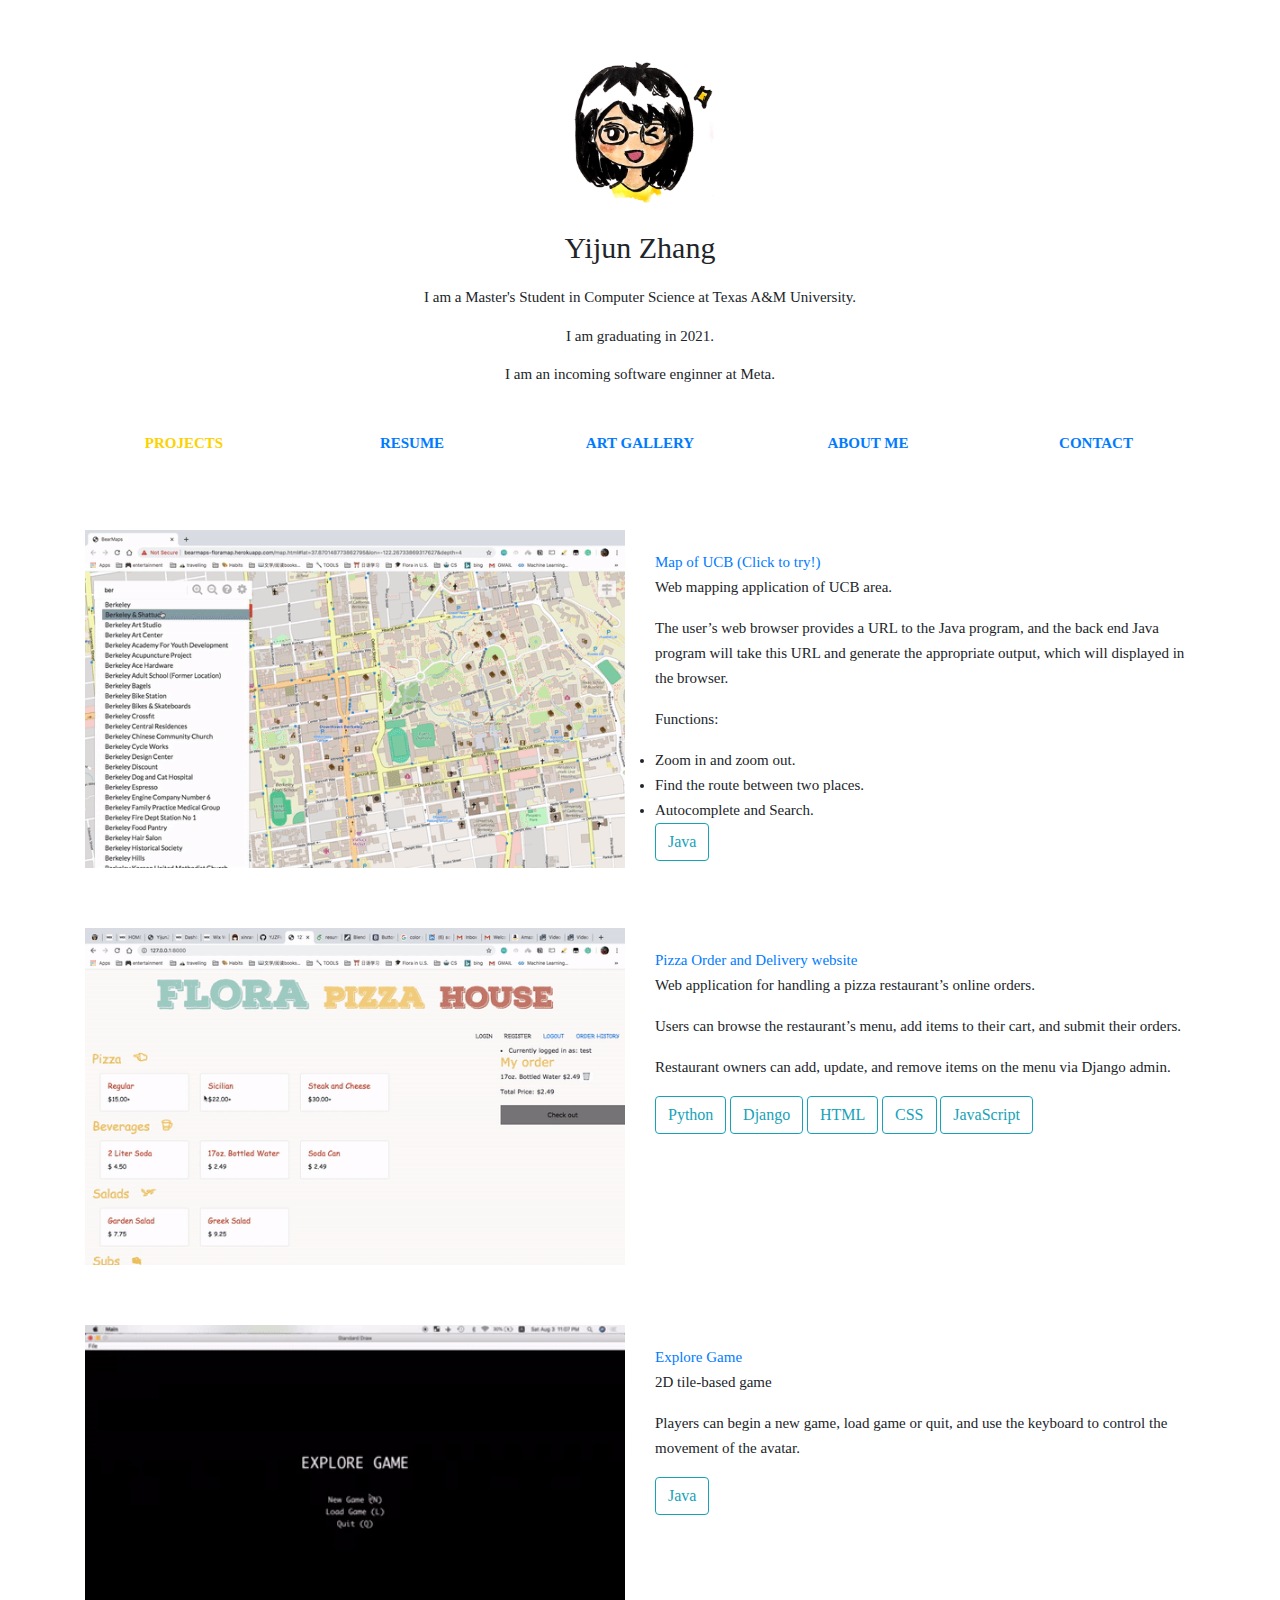
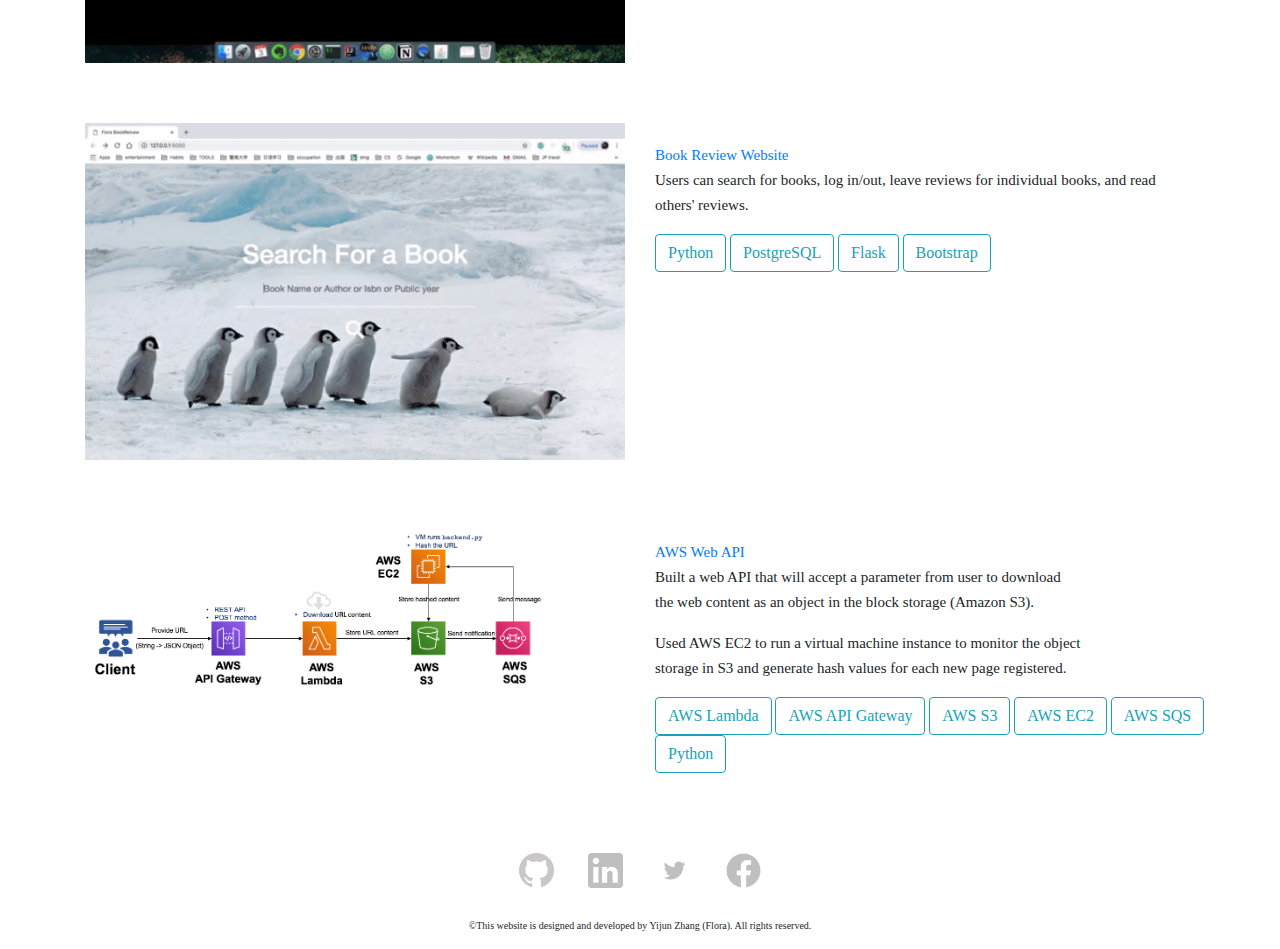
<file: index.html>
<!doctype html>
<html lang="en">
  <head>
    <!-- Required meta tags -->
    <meta charset="utf-8">
    <meta name="viewport" content="width=device-width, initial-scale=1, shrink-to-fit=no">

    <!-- Bootstrap CSS -->
    <link rel="stylesheet" href="https://stackpath.bootstrapcdn.com/bootstrap/4.4.1/css/bootstrap.min.css" integrity="sha384-Vkoo8x4CGsO3+Hhxv8T/Q5PaXtkKtu6ug5TOeNV6gBiFeWPGFN9MuhOf23Q9Ifjh" crossorigin="anonymous">
    <link type="text/css" rel="stylesheet" href="css/index.css" />

    <title>Yijun's Portfolio</title>
    <link rel="shoutcut icon" href="img/kira.png" type="image/x-icon" >
  </head>

  <body>

      <div class="container" id="head">
        <div class="row">
            <div class="col-sm"></div>
            <div class="col-md" id="logo">
              <img src="img/logo.JPG"  padding-left="90" height="150" width="150"></img>
            </div>
            <div class="col-sm"></div>
          </div>

        <div class="row" >
            <div class="col">
              <h1 id="name">Yijun Zhang</h1>
            </div>

          </div>

            <div class="row" id="objective">

                <div class="col">
                  <p>I am a Master's Student in Computer Science at Texas A&M University.</p>
                  <p>I am graduating in 2021.</p>
                  <p>I am an incoming software enginner at Meta.</p>
                </div>

              </div>

              <div class="row" id="menu">
                <div class="col" id="active"><p>PROJECTS</p></div>
                <div class="col"><a href="resume/Yijun_Resume.pdf" target="_blank"><p>RESUME</p></a>
                </div>
                <div class="col"><a href="https://florayjz.wixsite.com/mysite" target="_blank">ART GALLERY</a></div>
                <div class="col" ><a href="about.html">ABOUT ME</a></div>
                <div class="col"><a href="contact.html">CONTACT</a></div>

                </div>

      </div>

      <div class="container" id="projects_scroll">
        <div class="row" id="arrow">
        </div>
        <div class="row" id="proj">
          <div class="col" id="proj-img">
              <img src="projects/map/map.gif"  padding-left="90" width="100%"></img>
          </div>
          <div class="col" id="projDescription">
            <a href="http://bearmaps-floramap.herokuapp.com/map.html" target="_blank" >Map of UCB (Click to try!)</a>
            <p>Web mapping application of UCB area.</p>
            <p>The user’s web browser provides a URL to the Java program, and the back end Java program will take this URL and generate the appropriate output, which will displayed in the browser.</p>
            <p>Functions: </p>
            <li>Zoom in and zoom out.</li>
            <li>Find the route between two places.</li>
            <li>Autocomplete and Search.</li>
            <button type="button" name="button" class="btn btn-outline-info">Java</button>
          </div>
        </div>

        <div class="row" id="proj">
          <div class="col" id="proj-img">
              <img src="projects/pizza/pizza.gif"  padding-left="90" width="100%"></img>
          </div>
          <div class="col" id="projDescription">
            <a href="https://github.com/YJZFlora/Floza" target="_blank">Pizza Order and Delivery website</a>
            <p>Web application for handling a pizza restaurant’s online orders.</p>
            <p>Users can browse the restaurant’s menu, add items to their cart, and submit their orders.</p>
            <p>Restaurant owners can add, update, and remove items on the menu via Django admin.</p>
            <button type="button" name="button" class="btn btn-outline-info">Python</button>
            <button type="button" name="button" class="btn btn-outline-info">Django</button>
            <button type="button" name="button" class="btn btn-outline-info">HTML</button>
            <button type="button" name="button" class="btn btn-outline-info">CSS</button>
            <button type="button" name="button" class="btn btn-outline-info">JavaScript</button>

          </div>
        </div>

        <div class="row" id="proj">
          <div class="col" id="proj-img">
              <img src="projects/game/game.gif"  padding-left="90" width="100%"></img>
          </div>
          <div class="col" id="projDescription">
            <a href="https://github.com/YJZFlora/exploreGame" target="_blank">Explore Game</a>
            <p>2D tile-based game</p>
            <p>Players can begin a new game, load game or quit, and use the keyboard to control the movement of the avatar.</p>
            <button type="button" name="button" class="btn btn-outline-info">Java</button>
          </div>
        </div>

        <div class="row" id="proj">
          <div class="col" id="proj-img">
              <img src="projects/book/book.gif"  padding-left="90" width="100%"></img>
          </div>
          <div class="col" id="projDescription">
            <a href="https://github.com/YJZFlora/Flora-book.github.io" target="_blank">Book Review Website</a>
            <p>Users can search for books, log in/out, leave reviews for individual books, and read others' reviews.</p>
            <button type="button" name="button" class="btn btn-outline-info">Python</button>
            <button type="button" name="button" class="btn btn-outline-info">PostgreSQL</button>
            <button type="button" name="button" class="btn btn-outline-info">Flask</button>
            <button type="button" name="button" class="btn btn-outline-info">Bootstrap</button>

          </div>
        </div>
      </div>

      <div class="row" id="proj">
        <div class="col" id="proj-img">
            <img src="projects/aws_api/aws_Architecture.png"  padding-left="90" width="75%"></img>
        </div>
        <div class="col" id="projDescription">
          <a href="https://github.com/YJZFlora/AWS-Web-API" target="_blank">AWS Web API</a>
          <p>Built a web API that will accept a parameter from user to download<br> the web content as an object in the block storage (Amazon S3).</p>
          <p>Used AWS EC2 to run a virtual machine instance to monitor the object<br> storage in S3 and generate hash values for each new page registered.</p>
          <button type="button" name="button" class="btn btn-outline-info">AWS Lambda</button>
          <button type="button" name="button" class="btn btn-outline-info"> AWS API Gateway</button>
          <button type="button" name="button" class="btn btn-outline-info">AWS S3</button>
          <button type="button" name="button" class="btn btn-outline-info">AWS EC2</button>
          <button type="button" name="button" class="btn btn-outline-info">AWS SQS</button>
          <button type="button" name="button" class="btn btn-outline-info">Python</button>
        </div>
      </div>

      </div>

      <div class="container">
        <div class="row" id="contact">
          <div class="col"></div>
          <div class="col">
            <a href="https://github.com/YJZFlora" target="_blank"><img src="img/icons/github.png" width="10%"></img></a>
            <a href="https://www.linkedin.com/in/yjzflora/" target="_blank"><img src="img/icons/linkedin.png" width="10%"></img></a>
            <a href="https://twitter.com/FloraZYJ" target="_blank"><img src="img/icons/twitter.png" width="10%"></img></a>
            <a href="https://www.facebook.com/FloraYJZ" target="_blank"><img src="img/icons/f.png" width="10%"></img></a>

          </div>
          <div class="col"></div>
        </div>

      </div>

      <div id="foot">
        <p>©This website is designed and developed by Yijun Zhang (Flora). All rights reserved.</p>
      </div>

    <!-- Optional JavaScript -->
    <!-- jQuery first, then Popper.js, then Bootstrap JS -->
    <script src="https://code.jquery.com/jquery-3.4.1.slim.min.js" integrity="sha384-J6qa4849blE2+poT4WnyKhv5vZF5SrPo0iEjwBvKU7imGFAV0wwj1yYfoRSJoZ+n" crossorigin="anonymous"></script>
    <script src="https://cdn.jsdelivr.net/npm/popper.js@1.16.0/dist/umd/popper.min.js" integrity="sha384-Q6E9RHvbIyZFJoft+2mJbHaEWldlvI9IOYy5n3zV9zzTtmI3UksdQRVvoxMfooAo" crossorigin="anonymous"></script>
    <script src="https://stackpath.bootstrapcdn.com/bootstrap/4.4.1/js/bootstrap.min.js" integrity="sha384-wfSDF2E50Y2D1uUdj0O3uMBJnjuUD4Ih7YwaYd1iqfktj0Uod8GCExl3Og8ifwB6" crossorigin="anonymous"></script>
  </body>
</html>
</file>
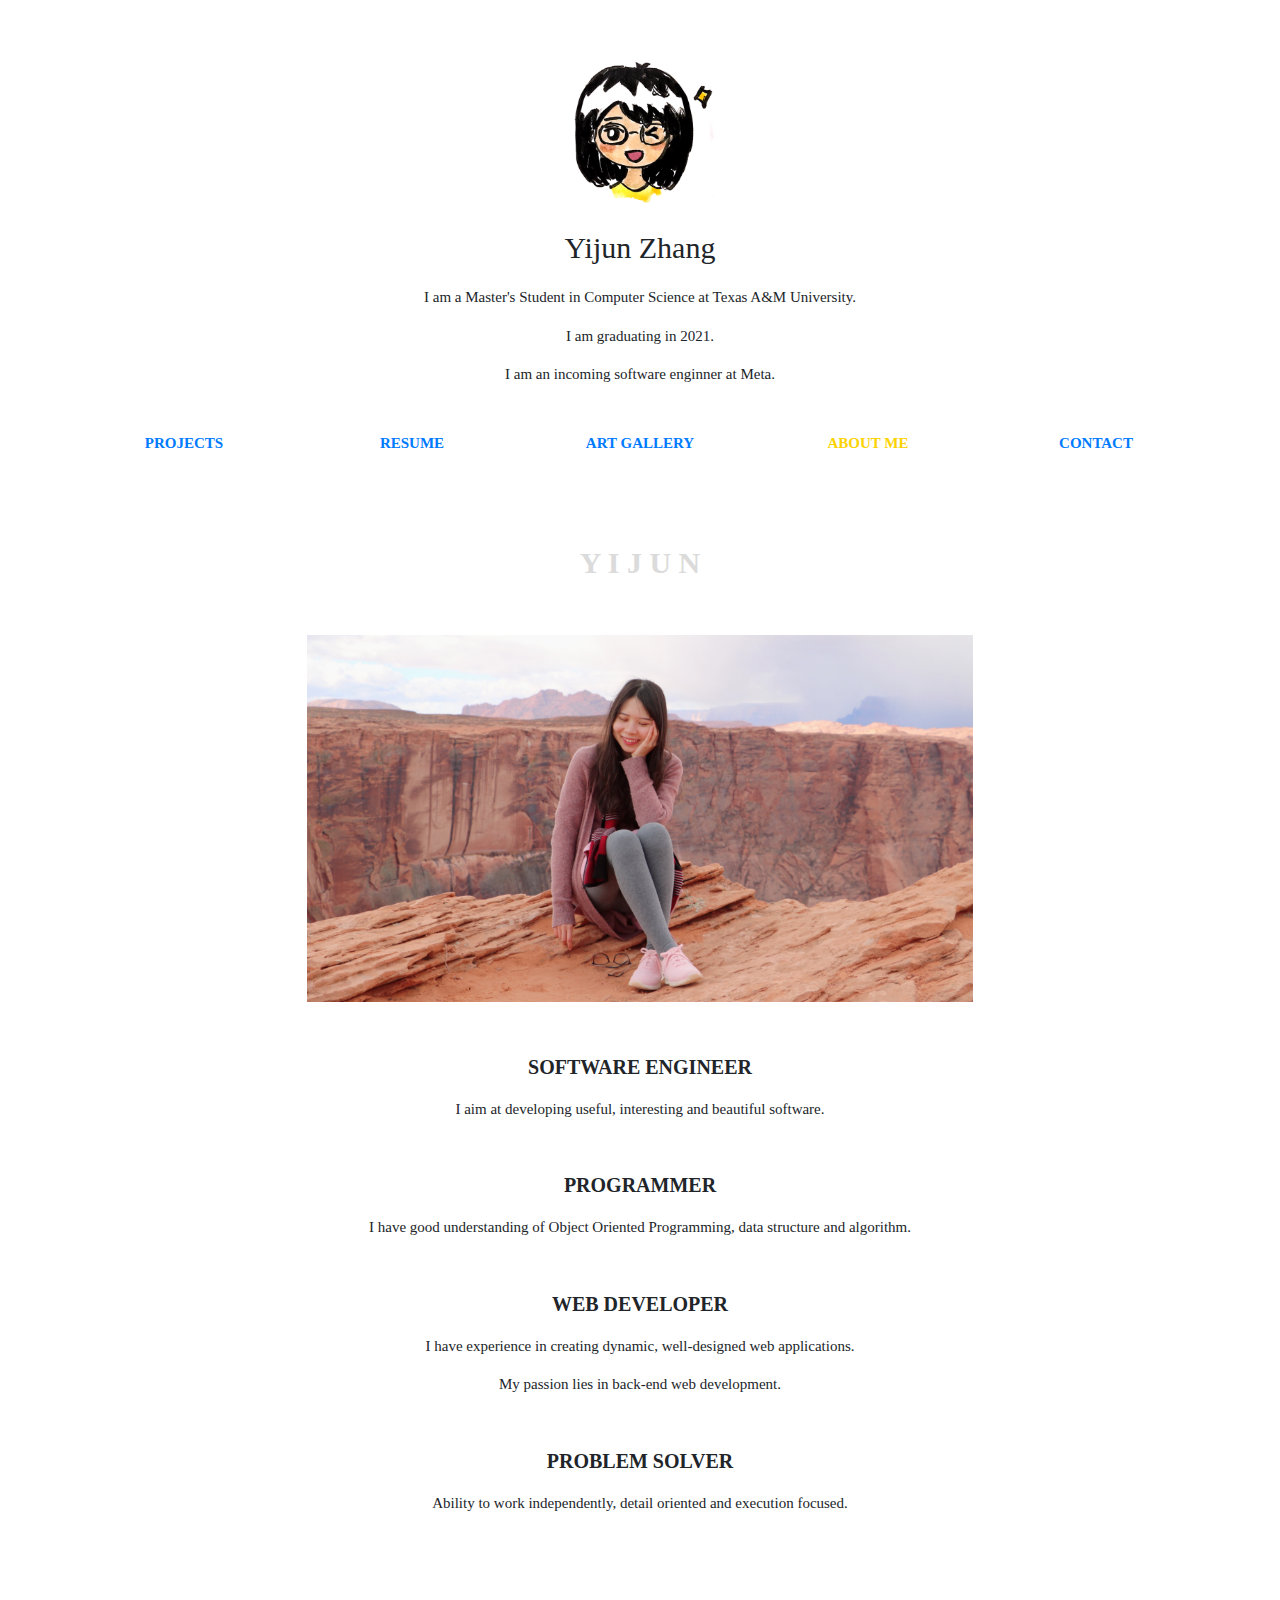
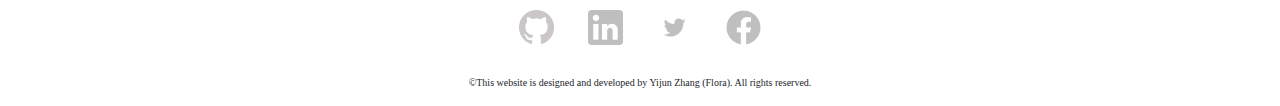
<file: about.html>
<!doctype html>
<html lang="en">
  <head>
    <!-- Required meta tags -->
    <meta charset="utf-8">
    <meta name="viewport" content="width=device-width, initial-scale=1, shrink-to-fit=no">

    <!-- Bootstrap CSS -->
    <link rel="stylesheet" href="https://stackpath.bootstrapcdn.com/bootstrap/4.4.1/css/bootstrap.min.css" integrity="sha384-Vkoo8x4CGsO3+Hhxv8T/Q5PaXtkKtu6ug5TOeNV6gBiFeWPGFN9MuhOf23Q9Ifjh" crossorigin="anonymous">
    <link type="text/css" rel="stylesheet" href="css/index.css" />

    <title>Yijun's Portfolio</title>
    <link rel="shoutcut icon" href="img/kira.png" type="image/x-icon" >
  </head>

  <body>

      <div class="container" id="head">
        <div class="row">
            <div class="col-sm"></div>
            <div class="col-md" id="logo">
              <img src="img/logo.JPG"  padding-left="90" height="150" width="150"></img>
            </div>
            <div class="col-sm"></div>
          </div>

        <div class="row" >
            <div class="col">
              <h1 id="name">Yijun Zhang</h1>
            </div>

          </div>

            <div class="row" id="objective">

                <div class="col">
                  <p>I am a Master's Student in Computer Science at Texas A&M University.</p>
                  <p>I am graduating in 2021.</p>
                  <p>I am an incoming software enginner at Meta.</p>
                </div>

              </div>

              <div class="row" id="menu">
                    <div class="col"><a href="index.html">PROJECTS</a></div>

                  <div class="col"><a href="resume/YijunZhang-Resume.pdf" target="_blank"><p>RESUME</p></a>

                  </div>
                  <div class="col"><a href="https://florayjz.wixsite.com/mysite" target="_blank" >ART GALLERY</a></div>

                  <div class="col" id="active"><p>ABOUT ME</p></div>
                  <div class="col"><a href="contact.html">CONTACT</a></div>

                </div>
      </div>

      <div class="container">
        <div class="row">
          <div class="col" id="flora">Y I J U N</div>
        </div>

        <div class="row">
          <div class="col" id="flora_photo">
            <img src="img/flora_photo.jpg"  padding-left="90" width="60%"></img>
          </div>
        </div>
        <div class="row">
          <div class="col">
            <p id="tags">SOFTWARE ENGINEER</p>
            <p>I aim at developing useful, interesting and beautiful software.</p>

            <p id="tags">PROGRAMMER</p>
            <p>I have good understanding of Object Oriented Programming, data structure and algorithm. </p>

            <p id="tags">WEB DEVELOPER</p>
            <p>I have experience in creating dynamic, well-designed web applications. </p>
            <p>My passion lies in back-end web development. </p>

            <p id="tags">PROBLEM SOLVER</p>
            <p>Ability to work independently, detail oriented and execution focused.</p>
          </div>
        </div>
      </div>

      <div class="container">
        <div class="row" id="contact">
          <div class="col"></div>
          <div class="col">
            <a href="https://github.com/YJZFlora" target="_blank"><img src="img/icons/github.png" width="10%"></img></a>
            <a href="https://www.linkedin.com/in/yjzflora/" target="_blank"><img src="img/icons/linkedin.png" width="10%"></img></a>
            <a href="https://twitter.com/FloraZYJ" target="_blank"><img src="img/icons/twitter.png" width="10%"></img></a>
            <a href="https://www.facebook.com/FloraYJZ" target="_blank"><img src="img/icons/f.png" width="10%"></img></a>

          </div>
          <div class="col"></div>
        </div>

      </div>

      <div id="foot">
        <p>©This website is designed and developed by Yijun Zhang (Flora). All rights reserved.</p>
      </div>



    <!-- Optional JavaScript -->
    <!-- jQuery first, then Popper.js, then Bootstrap JS -->
    <script src="https://code.jquery.com/jquery-3.4.1.slim.min.js" integrity="sha384-J6qa4849blE2+poT4WnyKhv5vZF5SrPo0iEjwBvKU7imGFAV0wwj1yYfoRSJoZ+n" crossorigin="anonymous"></script>
    <script src="https://cdn.jsdelivr.net/npm/popper.js@1.16.0/dist/umd/popper.min.js" integrity="sha384-Q6E9RHvbIyZFJoft+2mJbHaEWldlvI9IOYy5n3zV9zzTtmI3UksdQRVvoxMfooAo" crossorigin="anonymous"></script>
    <script src="https://stackpath.bootstrapcdn.com/bootstrap/4.4.1/js/bootstrap.min.js" integrity="sha384-wfSDF2E50Y2D1uUdj0O3uMBJnjuUD4Ih7YwaYd1iqfktj0Uod8GCExl3Og8ifwB6" crossorigin="anonymous"></script>
  </body>
</html>
</file>
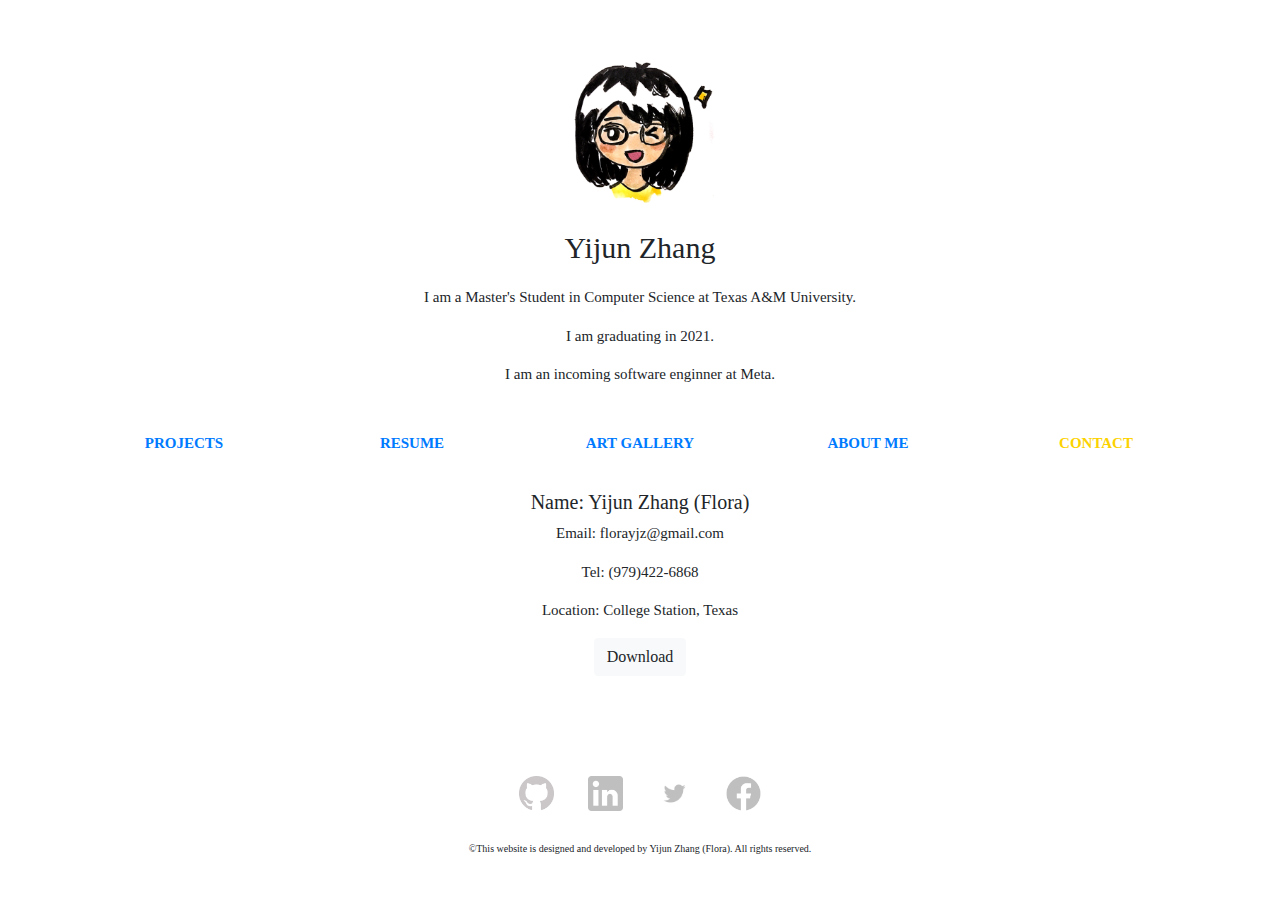
<file: contact.html>
<!doctype html>
<html lang="en">
  <head>
    <!-- Required meta tags -->
    <meta charset="utf-8">
    <meta name="viewport" content="width=device-width, initial-scale=1, shrink-to-fit=no">

    <!-- Bootstrap CSS -->
    <link rel="stylesheet" href="https://stackpath.bootstrapcdn.com/bootstrap/4.4.1/css/bootstrap.min.css" integrity="sha384-Vkoo8x4CGsO3+Hhxv8T/Q5PaXtkKtu6ug5TOeNV6gBiFeWPGFN9MuhOf23Q9Ifjh" crossorigin="anonymous">
    <link type="text/css" rel="stylesheet" href="css/index.css" />

    <title>Yijun's Profilo</title>
    <link rel="shoutcut icon" href="img/kira.png" type="image/x-icon" >
  </head>

  <body>

      <div class="container" id="head">
        <div class="row">
            <div class="col-sm"></div>
            <div class="col-md" id="logo">
              <img src="img/logo.JPG"  padding-left="90" height="150" width="150"></img>
            </div>
            <div class="col-sm"></div>
          </div>

        <div class="row" >
            <div class="col">
              <h1 id="name">Yijun Zhang</h1>
            </div>

          </div>

            <div class="row" id="objective">

                <div class="col">
                  <p>I am a Master's Student in Computer Science at Texas A&M University.</p>
                  <p>I am graduating in 2021.</p>
                  <p>I am an incoming software enginner at Meta.</p>
                </div>

              </div>

              <div class="row" id="menu">
                <div class="col"><a href="index.html">PROJECTS</a></div>
                <div class="col"><a href="resume/YijunZhang-Resume.pdf" target="_blank"><p>RESUME</p></a>
                </div>
                <div class="col"><a href="https://florayjz.wixsite.com/mysite" target="_blank">ART GALLERY</a></div>
                <div class="col" ><a href="about.html">ABOUT ME</a></div>
                <div class="col" id="active"><p>CONTACT</p></div>
                </div>
      </div>

      <div class="container">

        <div class="row" >

          <div class="col">
            <div class="card-body" >
              <h5 class="text-title" id="contact-info">Name: Yijun Zhang (Flora)</h5>
              <p class="card-text">Email: florayjz@gmail.com</p>
              <p class="card-text">Tel: (979)422-6868</p>
              <p class="card-text">Location: College Station, Texas</p>
              <a href="Flora-contact.vcf" class="btn btn-light">Download</a>
            </div>
          </div>
          </div>

        </div>


      <div class="container">
        <div class="row" id="contact">
          <div class="col"></div>
          <div class="col">
            <a href="https://github.com/YJZFlora" target="_blank"><img src="img/icons/github.png" width="10%"></img></a>
            <a href="https://www.linkedin.com/in/yjzflora/" target="_blank"><img src="img/icons/linkedin.png" width="10%"></img></a>
            <a href="https://twitter.com/FloraZYJ" target="_blank"><img src="img/icons/twitter.png" width="10%"></img></a>
            <a href="https://www.facebook.com/FloraYJZ" target="_blank"><img src="img/icons/f.png" width="10%"></img></a>

          </div>
          <div class="col"></div>
        </div>

      </div>

      <div id="foot">
        <p>©This website is designed and developed by Yijun Zhang (Flora). All rights reserved.</p>
      </div>

    <!-- Optional JavaScript -->
    <!-- jQuery first, then Popper.js, then Bootstrap JS -->
    <script src="https://code.jquery.com/jquery-3.4.1.slim.min.js" integrity="sha384-J6qa4849blE2+poT4WnyKhv5vZF5SrPo0iEjwBvKU7imGFAV0wwj1yYfoRSJoZ+n" crossorigin="anonymous"></script>
    <script src="https://cdn.jsdelivr.net/npm/popper.js@1.16.0/dist/umd/popper.min.js" integrity="sha384-Q6E9RHvbIyZFJoft+2mJbHaEWldlvI9IOYy5n3zV9zzTtmI3UksdQRVvoxMfooAo" crossorigin="anonymous"></script>
    <script src="https://stackpath.bootstrapcdn.com/bootstrap/4.4.1/js/bootstrap.min.js" integrity="sha384-wfSDF2E50Y2D1uUdj0O3uMBJnjuUD4Ih7YwaYd1iqfktj0Uod8GCExl3Og8ifwB6" crossorigin="anonymous"></script>
  </body>
</html>
</file>
<file: css/index.css>
body {
  font-family:  Bangla MN;
  font-size: 15px;
  text-align: center;
  margin: 10px 10px 10px 10px;
  align-items: center;
  margin-top: 30px;

}

h1 {
  font-size: 20px;
  text-align: center;
  margin: 10px 10px 10px 10px;
  align-items: center;
  margin-top: 30px;

}

#name {
  font-size: 30px;
  margin:20px 20px 0px 20px;
}

#logo {
  margin-top: 30px;
  text-align: center;
}

#objective {
  margin: 20px 0px 0 0;
  text-align: center;
}

#menu {
  margin-top: 30px;
  font-weight: bold;
  color:black;
}

#active {
  color:#fcd200;
}

#tags {
  font-weight: bold;
  font-size:20px;
  margin-top: 50px;
}

#flora_photo {
  margin-top: 50px;
}

#flora{
  margin-top:70px;
  font-size: 30px;
  font-family: Futura;
  font-weight: bold;
  color: #dbdbdb;
}

#proj-img {
  margin-top: 60px;
}

#projDescription {
  text-align: left;
  margin-top: 80px;
  line-height: 25px;
}

#bold-text{
  font-weight: bold;
  color: #0084ff;
}

#contact {
  margin-top:80px;
  text-align: center;
  letter-spacing: 30px;
}

#foot {
  margin-top: 30px;
  font-size: 10px;
}
</file>
